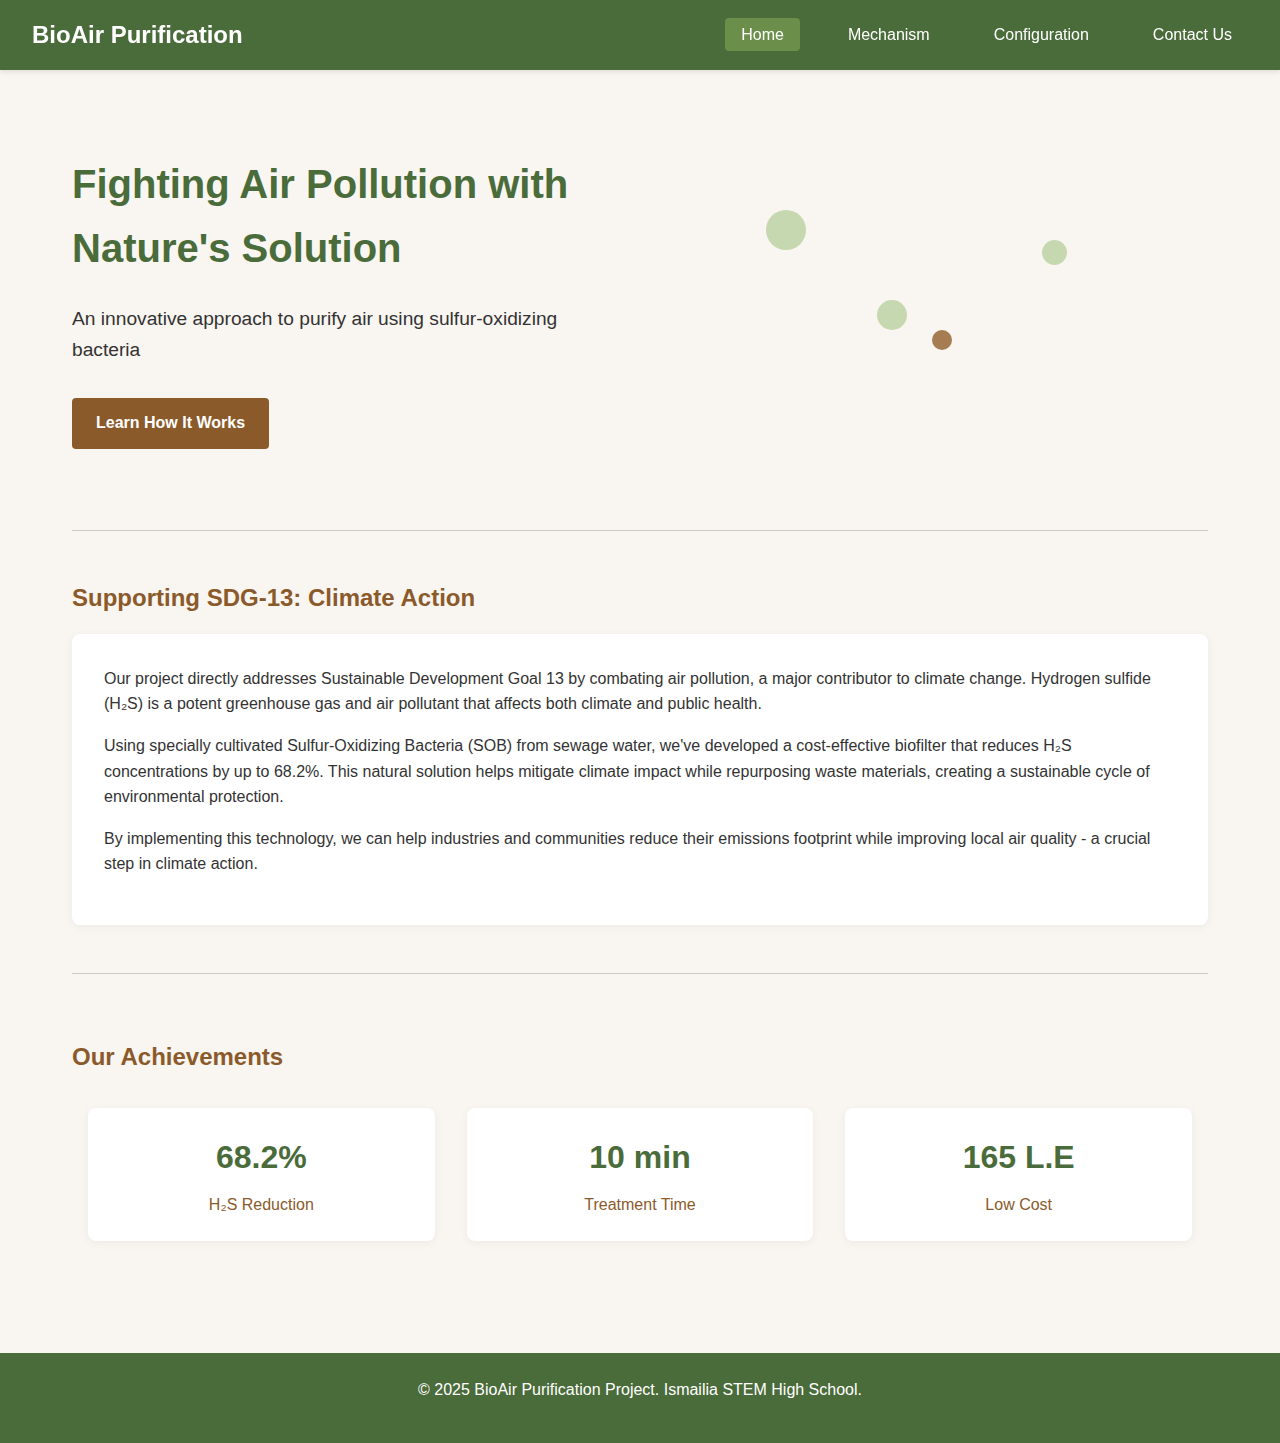
<file: index.html>
<!DOCTYPE html>
<html lang="en">
<head>
    <meta charset="UTF-8">
    <meta name="viewport" content="width=device-width, initial-scale=1.0">
    <title>BioAir Purification | Home</title>
    <link rel="stylesheet" href="style.css">
</head>
<body>
    <header>
        <nav>
            <div class="logo">BioAir Purification</div>
            <ul>
                <li><a href="index.html" class="active">Home</a></li>
                <li><a href="mechanism.html">Mechanism</a></li>
                <li><a href="configuration.html">Configuration</a></li>
                <li><a href="contact.html">Contact Us</a></li>
            </ul>
        </nav>
    </header>

    <main>
        <section class="hero">
            <div class="hero-content">
                <h1>Fighting Air Pollution with Nature's Solution</h1>
                <p>An innovative approach to purify air using sulfur-oxidizing bacteria</p>
                <a href="mechanism.html" class="cta-button">Learn How It Works</a>
            </div>
            <div class="hero-animation">
                <div class="air-bubble"></div>
                <div class="air-bubble"></div>
                <div class="air-bubble"></div>
                <div class="bacteria"></div>
            </div>
        </section>

        <section class="sdg-section">
            <h2>Supporting SDG-13: Climate Action</h2>
            <div class="sdg-content">
                <p>Our project directly addresses Sustainable Development Goal 13 by combating air pollution, a major contributor to climate change. Hydrogen sulfide (H₂S) is a potent greenhouse gas and air pollutant that affects both climate and public health.</p>
                
                <p>Using specially cultivated Sulfur-Oxidizing Bacteria (SOB) from sewage water, we've developed a cost-effective biofilter that reduces H₂S concentrations by up to 68.2%. This natural solution helps mitigate climate impact while repurposing waste materials, creating a sustainable cycle of environmental protection.</p>
                
                <p>By implementing this technology, we can help industries and communities reduce their emissions footprint while improving local air quality - a crucial step in climate action.</p>
            </div>
        </section>

        <section class="results">
            <h2>Our Achievements</h2>
            <div class="stats">
                <div class="stat-item">
                    <div class="stat-value">68.2%</div>
                    <div class="stat-label">H₂S Reduction</div>
                </div>
                <div class="stat-item">
                    <div class="stat-value">10 min</div>
                    <div class="stat-label">Treatment Time</div>
                </div>
                <div class="stat-item">
                    <div class="stat-value">165 L.E</div>
                    <div class="stat-label">Low Cost</div>
                </div>
            </div>
        </section>
    </main>

    <footer>
        <p>&copy; 2025 BioAir Purification Project. Ismailia STEM High School.</p>
    </footer>
</body>
</html>
</file>
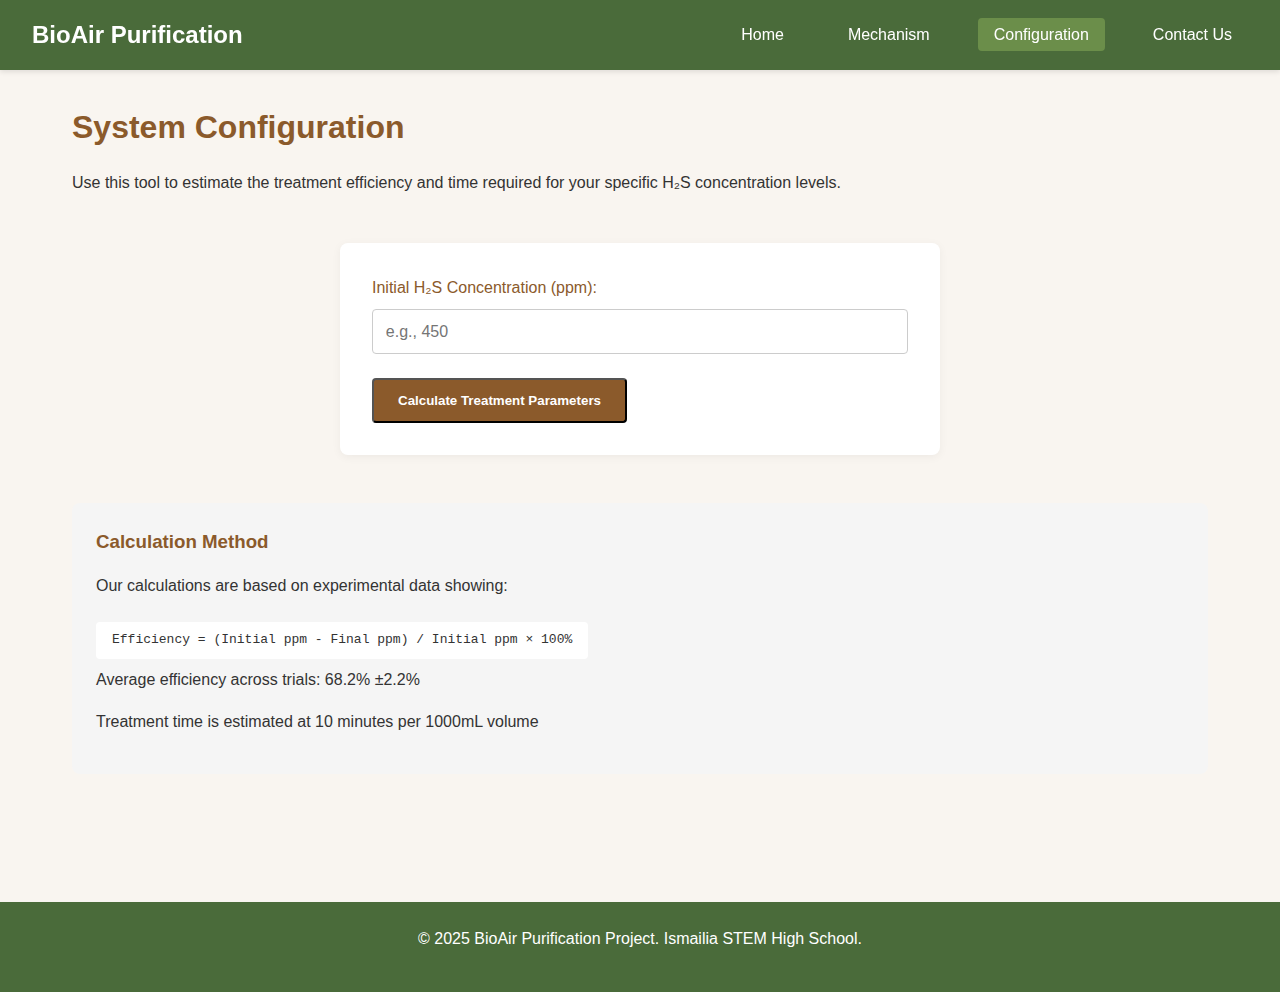
<file: configuration.html>
<!DOCTYPE html>
<html lang="en">
<head>
    <meta charset="UTF-8">
    <meta name="viewport" content="width=device-width, initial-scale=1.0">
    <title>BioAir Purification | Configuration</title>
    <link rel="stylesheet" href="style.css">
</head>
<body>
    <header>
        <nav>
            <div class="logo">BioAir Purification</div>
            <ul>
                <li><a href="index.html">Home</a></li>
                <li><a href="mechanism.html">Mechanism</a></li>
                <li><a href="configuration.html" class="active">Configuration</a></li>
                <li><a href="contact.html">Contact Us</a></li>
            </ul>
        </nav>
    </header>

    <main>
        <section class="config-intro">
            <h1>System Configuration</h1>
            <p>Use this tool to estimate the treatment efficiency and time required for your specific H₂S concentration levels.</p>
        </section>

        <section class="config-form">
            <div class="form-container">
                <div class="input-group">
                    <label for="initial-concentration">Initial H₂S Concentration (ppm):</label>
                    <input type="number" id="initial-concentration" min="0" step="1" placeholder="e.g., 450">
                </div>

                <button id="calculate-btn" class="cta-button">Calculate Treatment Parameters</button>

                <div id="results" class="hidden">
                    <div class="result-item">
                        <span class="result-label">Estimated Treatment Time:</span>
                        <span id="treatment-time" class="result-value">--</span>
                    </div>
                    <div class="result-item">
                        <span class="result-label">Expected Efficiency:</span>
                        <span id="efficiency" class="result-value">--</span>
                    </div>
                    <div class="result-item">
                        <span class="result-label">Start Measuring After:</span>
                        <span id="measure-time" class="result-value">--</span>
                    </div>

                    <div class="final-measurement hidden" id="final-measurement">
                        <div class="input-group">
                            <label for="final-concentration">Final H₂S Concentration (ppm):</label>
                            <input type="number" id="final-concentration" min="0" step="1">
                        </div>
                        <button id="check-btn" class="cta-button">Check Results</button>
                    </div>
                </div>

                <div id="success-message" class="message hidden success">
                    <h3>Congratulations!</h3>
                    <p>Your air treatment was successful with an efficiency of <span id="actual-efficiency">--</span>%.</p>
                    <p>This meets our target of 20% minimum reduction.</p>
                </div>

                <div id="fail-message" class="message hidden fail">
                    <h3>Treatment Incomplete</h3>
                    <p>Your achieved efficiency was <span id="failed-efficiency">--</span>%.</p>
                    <p>Please check your system and try again. Consider:</p>
                    <ul>
                        <li>Extending treatment time</li>
                        <li>Checking bacterial health</li>
                        <li>Ensuring proper airflow</li>
                    </ul>
                    <button id="try-again-btn" class="cta-button">Try Again</button>
                </div>
            </div>

            <div class="formula-info">
                <h3>Calculation Method</h3>
                <p>Our calculations are based on experimental data showing:</p>
                <p class="formula">Efficiency = (Initial ppm - Final ppm) / Initial ppm × 100%</p>
                <p>Average efficiency across trials: 68.2% ±2.2%</p>
                <p>Treatment time is estimated at 10 minutes per 1000mL volume</p>
            </div>
        </section>
    </main>

    <footer>
        <p>&copy; 2025 BioAir Purification Project. Ismailia STEM High School.</p>
    </footer>

    <script>
        document.getElementById('calculate-btn').addEventListener('click', function() {
            const initialPpm = parseFloat(document.getElementById('initial-concentration').value);
            
            if (initialPpm && initialPpm > 0) {
                // Show results section
                document.getElementById('results').classList.remove('hidden');
                
                // Calculate values (based on experimental data)
                const efficiency = 68.2; // Average from experiments
                const treatmentTime = 10; // Minutes (from experiments)
                
                // Update results
                document.getElementById('treatment-time').textContent = treatmentTime + ' minutes';
                document.getElementById('efficiency').textContent = efficiency.toFixed(1) + '%';
                document.getElementById('measure-time').textContent = treatmentTime + ' minutes after start';
                
                // Show final measurement input
                document.getElementById('final-measurement').classList.remove('hidden');
                
                // Hide any previous messages
                document.getElementById('success-message').classList.add('hidden');
                document.getElementById('fail-message').classList.add('hidden');
            } else {
                alert('Please enter a valid initial concentration value');
            }
        });
        
        document.getElementById('check-btn').addEventListener('click', function() {
            const initialPpm = parseFloat(document.getElementById('initial-concentration').value);
            const finalPpm = parseFloat(document.getElementById('final-concentration').value);
            
            if (finalPpm && finalPpm >= 0 && finalPpm < initialPpm) {
                const efficiency = ((initialPpm - finalPpm) / initialPpm) * 100;
                
                if (efficiency >= 20) { // Success if meets minimum 20% reduction
                    document.getElementById('actual-efficiency').textContent = efficiency.toFixed(1);
                    document.getElementById('success-message').classList.remove('hidden');
                    document.getElementById('fail-message').classList.add('hidden');
                } else {
                    document.getElementById('failed-efficiency').textContent = efficiency.toFixed(1);
                    document.getElementById('fail-message').classList.remove('hidden');
                    document.getElementById('success-message').classList.add('hidden');
                }
            } else {
                alert('Please enter a valid final concentration that is less than the initial concentration');
            }
        });
        
        document.getElementById('try-again-btn').addEventListener('click', function() {
            document.getElementById('final-concentration').value = '';
            document.getElementById('fail-message').classList.add('hidden');
        });
    </script>
</body>
</html>
</file>
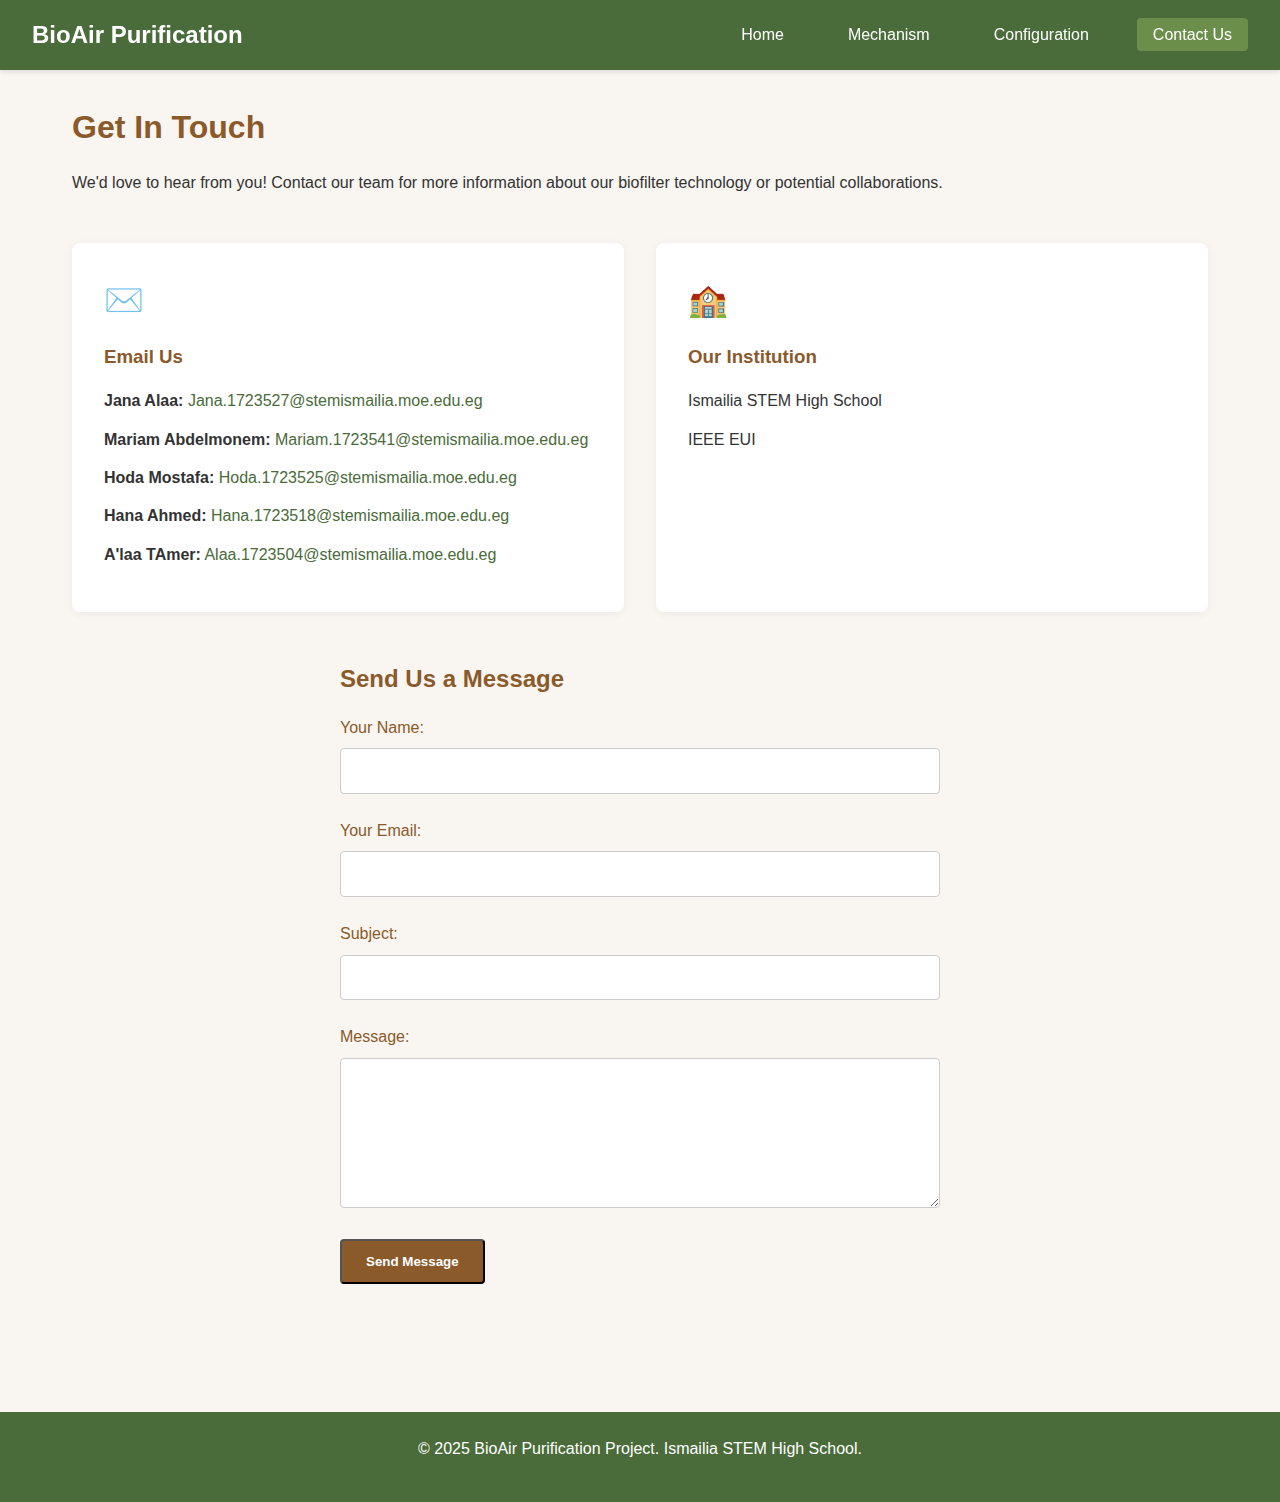
<file: contact.html>
<!DOCTYPE html>
<html lang="en">
<head>
    <meta charset="UTF-8">
    <meta name="viewport" content="width=device-width, initial-scale=1.0">
    <title>BioAir Purification | Contact</title>
    <link rel="stylesheet" href="style.css">
</head>
<body>
    <header>
        <nav>
            <div class="logo">BioAir Purification</div>
            <ul>
                <li><a href="index.html">Home</a></li>
                <li><a href="mechanism.html">Mechanism</a></li>
                <li><a href="configuration.html">Configuration</a></li>
                <li><a href="contact.html" class="active">Contact Us</a></li>
            </ul>
        </nav>
    </header>

    <main>
        <section class="contact-intro">
            <h1>Get In Touch</h1>
            <p>We'd love to hear from you! Contact our team for more information about our biofilter technology or potential collaborations.</p>
        </section>

        <section class="contact-methods">
            <div class="contact-card">
                <div class="contact-icon">✉️</div>
                <h3>Email Us</h3>
                <div class="contact-details">
                    <p><strong>Jana Alaa:</strong> <a href="mailto:Jana.1723527@stemismailia.moe.edu.eg">Jana.1723527@stemismailia.moe.edu.eg</a></p>
                    <p><strong>Mariam Abdelmonem:</strong> <a href="mailto:Mariam.1723541@stemismailia.moe.edu.eg">Mariam.1723541@stemismailia.moe.edu.eg</a></p>
                    <p><strong>Hoda Mostafa:</strong> <a href="mailto:Hoda.1723525@stemismailia.moe.edu.eg">Hoda.1723525@stemismailia.moe.edu.eg</a></p>
                    <p><strong>Hana Ahmed:</strong> <a href="mailto:Hana.1723518@stemismailia.moe.edu.eg">Hana.1723518@stemismailia.moe.edu.eg</a></p>
                    <p><strong>A'laa TAmer:</strong> <a href="mailto:Alaa.1723504@stemismailia.moe.edu.eg ">Alaa.1723504@stemismailia.moe.edu.eg </a></p>
                </div>
            </div>

            <div class="contact-card">
                <div class="contact-icon">🏫</div>
                <h3>Our Institution</h3>
                <div class="contact-details">
                    <p>Ismailia STEM High School</p>
                    <p>IEEE EUI</p>
                </div>
            </div>
        </section>

        <section class="contact-form">
            <h2>Send Us a Message</h2>
            <form id="message-form">
                <div class="form-group">
                    <label for="name">Your Name:</label>
                    <input type="text" id="name" required>
                </div>
                <div class="form-group">
                    <label for="email">Your Email:</label>
                    <input type="email" id="email" required>
                </div>
                <div class="form-group">
                    <label for="subject">Subject:</label>
                    <input type="text" id="subject" required>
                </div>
                <div class="form-group">
                    <label for="message">Message:</label>
                    <textarea id="message" rows="5" required></textarea>
                </div>
                <button type="submit" class="cta-button">Send Message</button>
            </form>
        </section>
    </main>

    <footer>
        <p>&copy; 2025 BioAir Purification Project. Ismailia STEM High School.</p>
    </footer>

    <script>
        document.getElementById('message-form').addEventListener('submit', function(e) {
            e.preventDefault();
            alert('Thank you for your message! We will get back to you soon.');
            this.reset();
        });
    </script>
</body>
</html>
</file>
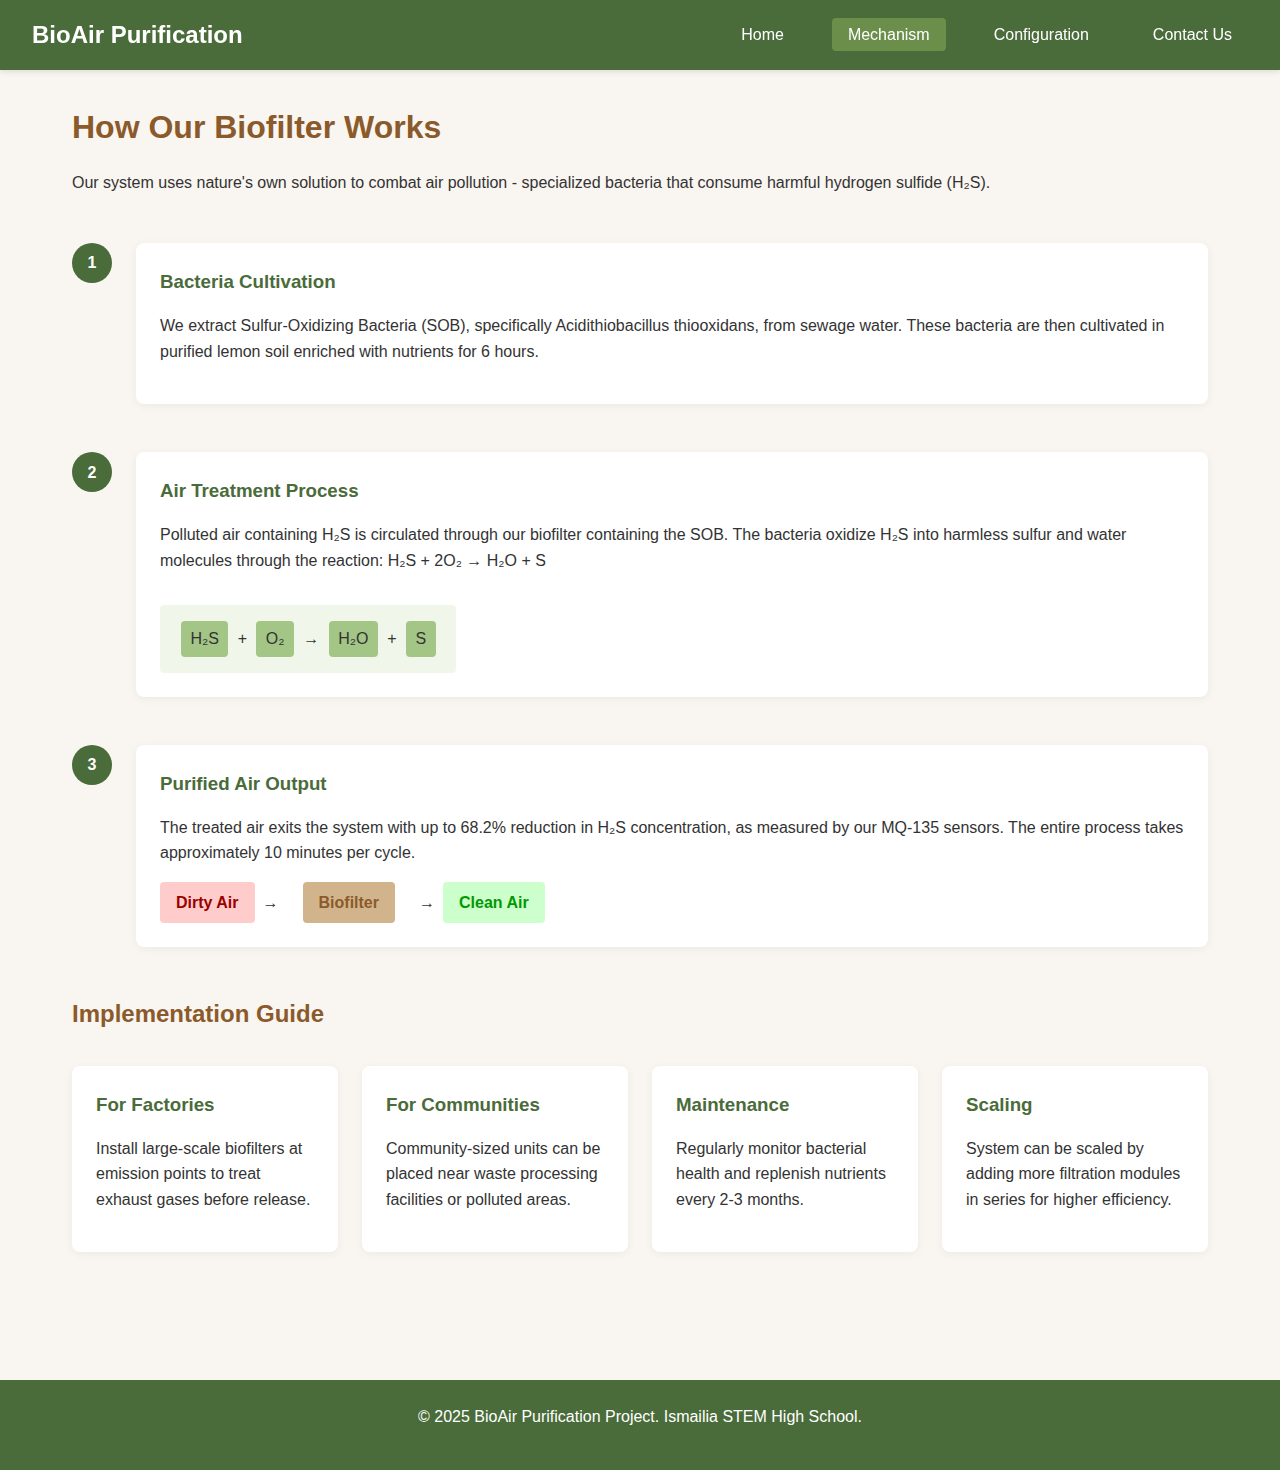
<file: mechanism.html>
<!DOCTYPE html>
<html lang="en">
<head>
    <meta charset="UTF-8">
    <meta name="viewport" content="width=device-width, initial-scale=1.0">
    <title>BioAir Purification | Mechanism</title>
    <link rel="stylesheet" href="style.css">
</head>
<body>
    <header>
        <nav>
            <div class="logo">BioAir Purification</div>
            <ul>
                <li><a href="index.html">Home</a></li>
                <li><a href="mechanism.html" class="active">Mechanism</a></li>
                <li><a href="configuration.html">Configuration</a></li>
                <li><a href="contact.html">Contact Us</a></li>
            </ul>
        </nav>
    </header>

    <main>
        <section class="mechanism-intro">
            <h1>How Our Biofilter Works</h1>
            <p>Our system uses nature's own solution to combat air pollution - specialized bacteria that consume harmful hydrogen sulfide (H₂S).</p>
        </section>

        <section class="process-steps">
            <div class="step">
                <div class="step-number">1</div>
                <div class="step-content">
                    <h3>Bacteria Cultivation</h3>
                    <p>We extract Sulfur-Oxidizing Bacteria (SOB), specifically Acidithiobacillus thiooxidans, from sewage water. These bacteria are then cultivated in purified lemon soil enriched with nutrients for 6 hours.</p>
                    <div class="bacteria-animation"></div>
                </div>
            </div>

            <div class="step">
                <div class="step-number">2</div>
                <div class="step-content">
                    <h3>Air Treatment Process</h3>
                    <p>Polluted air containing H₂S is circulated through our biofilter containing the SOB. The bacteria oxidize H₂S into harmless sulfur and water molecules through the reaction: H₂S + 2O₂ → H₂O + S</p>
                    <div class="reaction-animation">
                        <span class="molecule">H₂S</span> + 
                        <span class="molecule">O₂</span> → 
                        <span class="molecule">H₂O</span> + 
                        <span class="molecule">S</span>
                    </div>
                </div>
            </div>

            <div class="step">
                <div class="step-number">3</div>
                <div class="step-content">
                    <h3>Purified Air Output</h3>
                    <p>The treated air exits the system with up to 68.2% reduction in H₂S concentration, as measured by our MQ-135 sensors. The entire process takes approximately 10 minutes per cycle.</p>
                    <div class="airflow-animation">
                        <div class="dirty-air">Dirty Air</div>
                        <div class="arrow">→</div>
                        <div class="filter">Biofilter</div>
                        <div class="arrow">→</div>
                        <div class="clean-air">Clean Air</div>
                    </div>
                </div>
            </div>
        </section>

        <section class="implementation">
            <h2>Implementation Guide</h2>
            <div class="implementation-grid">
                <div class="implementation-item">
                    <h3>For Factories</h3>
                    <p>Install large-scale biofilters at emission points to treat exhaust gases before release.</p>
                </div>
                <div class="implementation-item">
                    <h3>For Communities</h3>
                    <p>Community-sized units can be placed near waste processing facilities or polluted areas.</p>
                </div>
                <div class="implementation-item">
                    <h3>Maintenance</h3>
                    <p>Regularly monitor bacterial health and replenish nutrients every 2-3 months.</p>
                </div>
                <div class="implementation-item">
                    <h3>Scaling</h3>
                    <p>System can be scaled by adding more filtration modules in series for higher efficiency.</p>
                </div>
            </div>
        </section>
    </main>

    <footer>
        <p>&copy; 2025 BioAir Purification Project. Ismailia STEM High School.</p>
    </footer>
</body>
</html>
</file>
<file: style.css>
/* Global Styles */
:root {
    --primary-green: #4a6b3a;
    --secondary-green: #6b8e4a;
    --light-green: #a3c586;
    --primary-brown: #8b5a2b;
    --secondary-brown: #a67c52;
    --light-brown: #d2b48c;
    --white: #ffffff;
    --black: #333333;
    --gray: #cccccc;
}

* {
    margin: 0;
    padding: 0;
    box-sizing: border-box;
    font-family: 'Segoe UI', Tahoma, Geneva, Verdana, sans-serif;
}

body {
    background-color: #f9f5f0;
    color: var(--black);
    line-height: 1.6;
}

/* Header & Navigation */
header {
    background-color: var(--primary-green);
    padding: 1rem 2rem;
    box-shadow: 0 2px 5px rgba(0,0,0,0.1);
    position: sticky;
    top: 0;
    z-index: 100;
}

nav {
    display: flex;
    justify-content: space-between;
    align-items: center;
}

.logo {
    color: var(--white);
    font-size: 1.5rem;
    font-weight: bold;
}

nav ul {
    display: flex;
    list-style: none;
}

nav ul li {
    margin-left: 2rem;
}

nav ul li a {
    color: var(--white);
    text-decoration: none;
    font-weight: 500;
    transition: color 0.3s;
    padding: 0.5rem 1rem;
    border-radius: 4px;
}

nav ul li a:hover {
    color: var(--light-green);
    background-color: rgba(255,255,255,0.1);
}

nav ul li a.active {
    background-color: var(--secondary-green);
}

/* Main Content */
main {
    padding: 2rem;
    max-width: 1200px;
    margin: 0 auto;
}

h1, h2, h3 {
    color: var(--primary-brown);
    margin-bottom: 1rem;
}

p {
    margin-bottom: 1rem;
}

/* Hero Section */
.hero {
    display: flex;
    align-items: center;
    justify-content: space-between;
    padding: 3rem 0;
    gap: 2rem;
}

.hero-content {
    flex: 1;
}

.hero h1 {
    font-size: 2.5rem;
    color: var(--primary-green);
    margin-bottom: 1.5rem;
}

.hero p {
    font-size: 1.2rem;
    margin-bottom: 2rem;
}

.cta-button {
    display: inline-block;
    background-color: var(--primary-brown);
    color: var(--white);
    padding: 0.8rem 1.5rem;
    border-radius: 4px;
    text-decoration: none;
    font-weight: bold;
    transition: background-color 0.3s;
}

.cta-button:hover {
    background-color: var(--secondary-brown);
}

.hero-animation {
    flex: 1;
    position: relative;
    height: 300px;
}

.air-bubble {
    position: absolute;
    background-color: rgba(163, 197, 134, 0.6);
    border-radius: 50%;
    animation: float 5s infinite ease-in-out;
}

.air-bubble:nth-child(1) {
    width: 40px;
    height: 40px;
    top: 20%;
    left: 20%;
    animation-delay: 0s;
}

.air-bubble:nth-child(2) {
    width: 30px;
    height: 30px;
    top: 50%;
    left: 40%;
    animation-delay: 1s;
}

.air-bubble:nth-child(3) {
    width: 25px;
    height: 25px;
    top: 30%;
    left: 70%;
    animation-delay: 2s;
}

.bacteria {
    position: absolute;
    width: 20px;
    height: 20px;
    background-color: var(--secondary-brown);
    border-radius: 50%;
    top: 60%;
    left: 50%;
    animation: pulse 2s infinite alternate;
}

@keyframes float {
    0%, 100% {
        transform: translateY(0) translateX(0);
    }
    50% {
        transform: translateY(-20px) translateX(10px);
    }
}

@keyframes pulse {
    0% {
        transform: scale(1);
    }
    100% {
        transform: scale(1.2);
    }
}

/* SDG Section */
.sdg-section {
    padding: 3rem 0;
    border-top: 1px solid var(--gray);
    border-bottom: 1px solid var(--gray);
    margin: 2rem 0;
}

.sdg-content {
    background-color: var(--white);
    padding: 2rem;
    border-radius: 8px;
    box-shadow: 0 2px 10px rgba(0,0,0,0.05);
}

/* Results Section */
.results {
    padding: 2rem 0;
}

.stats {
    display: flex;
    justify-content: space-around;
    margin-top: 2rem;
}

.stat-item {
    text-align: center;
    background-color: var(--white);
    padding: 1.5rem;
    border-radius: 8px;
    box-shadow: 0 2px 10px rgba(0,0,0,0.05);
    flex: 1;
    margin: 0 1rem;
    transition: transform 0.3s;
}

.stat-item:hover {
    transform: translateY(-5px);
}

.stat-value {
    font-size: 2rem;
    font-weight: bold;
    color: var(--primary-green);
    display: block;
    margin-bottom: 0.5rem;
}

.stat-label {
    color: var(--primary-brown);
    font-weight: 500;
}

/* Mechanism Page Styles */
.process-steps {
    margin: 3rem 0;
}

.step {
    display: flex;
    margin-bottom: 3rem;
    align-items: flex-start;
}

.step-number {
    background-color: var(--primary-green);
    color: var(--white);
    width: 40px;
    height: 40px;
    border-radius: 50%;
    display: flex;
    justify-content: center;
    align-items: center;
    font-weight: bold;
    margin-right: 1.5rem;
    flex-shrink: 0;
}

.step-content {
    flex: 1;
    background-color: var(--white);
    padding: 1.5rem;
    border-radius: 8px;
    box-shadow: 0 2px 10px rgba(0,0,0,0.05);
}

.step h3 {
    color: var(--primary-green);
    margin-bottom: 1rem;
}

.reaction-animation {
    margin-top: 1rem;
    padding: 1rem;
    background-color: #f0f7ea;
    border-radius: 4px;
    display: inline-block;
}

.molecule {
    display: inline-block;
    padding: 0.3rem 0.6rem;
    background-color: var(--light-green);
    border-radius: 4px;
    margin: 0 0.3rem;
    animation: molecule-pulse 2s infinite;
}

@keyframes molecule-pulse {
    0%, 100% {
        transform: scale(1);
    }
    50% {
        transform: scale(1.05);
    }
}

.airflow-animation {
    display: flex;
    align-items: center;
    margin-top: 1rem;
}

.dirty-air, .clean-air, .filter {
    padding: 0.5rem 1rem;
    border-radius: 4px;
    font-weight: bold;
}

.dirty-air {
    background-color: #ffcccc;
    color: #990000;
}

.clean-air {
    background-color: #ccffcc;
    color: #009900;
}

.filter {
    background-color: var(--light-brown);
    color: var(--primary-brown);
    margin: 0 1rem;
}

.arrow {
    margin: 0 0.5rem;
    animation: arrow-bounce 1s infinite;
}

@keyframes arrow-bounce {
    0%, 100% {
        transform: translateX(0);
    }
    50% {
        transform: translateX(5px);
    }
}

.implementation {
    margin: 3rem 0;
}

.implementation-grid {
    display: grid;
    grid-template-columns: repeat(auto-fit, minmax(250px, 1fr));
    gap: 1.5rem;
    margin-top: 2rem;
}

.implementation-item {
    background-color: var(--white);
    padding: 1.5rem;
    border-radius: 8px;
    box-shadow: 0 2px 10px rgba(0,0,0,0.05);
    transition: transform 0.3s;
}

.implementation-item:hover {
    transform: translateY(-5px);
}

.implementation-item h3 {
    color: var(--primary-green);
    margin-bottom: 1rem;
}

/* Configuration Page Styles */
.config-form {
    margin: 3rem 0;
}

.form-container {
    background-color: var(--white);
    padding: 2rem;
    border-radius: 8px;
    box-shadow: 0 2px 10px rgba(0,0,0,0.05);
    max-width: 600px;
    margin: 0 auto;
}

.input-group {
    margin-bottom: 1.5rem;
}

.input-group label {
    display: block;
    margin-bottom: 0.5rem;
    font-weight: 500;
    color: var(--primary-brown);
}

.input-group input {
    width: 100%;
    padding: 0.8rem;
    border: 1px solid var(--gray);
    border-radius: 4px;
    font-size: 1rem;
}

.results {
    margin-top: 2rem;
}

.result-item {
    display: flex;
    justify-content: space-between;
    margin-bottom: 1rem;
    padding-bottom: 1rem;
    border-bottom: 1px solid var(--gray);
}

.result-label {
    font-weight: 500;
    color: var(--primary-brown);
}

.result-value {
    font-weight: bold;
    color: var(--primary-green);
}

.hidden {
    display: none;
}

.message {
    padding: 1.5rem;
    border-radius: 4px;
    margin-top: 2rem;
}

.success {
    background-color: #e6ffed;
    border: 1px solid #a3ffb3;
    color: #006622;
}

.fail {
    background-color: #ffebeb;
    border: 1px solid #ffb3b3;
    color: #990000;
}

.formula-info {
    margin-top: 3rem;
    padding: 1.5rem;
    background-color: #f5f5f5;
    border-radius: 8px;
}

.formula {
    font-family: monospace;
    background-color: var(--white);
    padding: 0.5rem 1rem;
    display: inline-block;
    margin: 0.5rem 0;
    border-radius: 4px;
}

/* Contact Page Styles */
.contact-methods {
    display: grid;
    grid-template-columns: repeat(auto-fit, minmax(300px, 1fr));
    gap: 2rem;
    margin: 3rem 0;
}

.contact-card {
    background-color: var(--white);
    padding: 2rem;
    border-radius: 8px;
    box-shadow: 0 2px 10px rgba(0,0,0,0.05);
    transition: transform 0.3s;
}

.contact-card:hover {
    transform: translateY(-5px);
}

.contact-icon {
    font-size: 2rem;
    margin-bottom: 1rem;
}

.contact-details {
    margin-top: 1rem;
}

.contact-details p {
    margin-bottom: 0.8rem;
}

.contact-details a {
    color: var(--primary-green);
    text-decoration: none;
}

.contact-details a:hover {
    text-decoration: underline;
}

.contact-form {
    margin: 3rem auto;
    max-width: 600px;
}

.form-group {
    margin-bottom: 1.5rem;
}

.form-group label {
    display: block;
    margin-bottom: 0.5rem;
    font-weight: 500;
    color: var(--primary-brown);
}

.form-group input,
.form-group textarea {
    width: 100%;
    padding: 0.8rem;
    border: 1px solid var(--gray);
    border-radius: 4px;
    font-size: 1rem;
}

.form-group textarea {
    resize: vertical;
    min-height: 150px;
}

/* Footer */
footer {
    background-color: var(--primary-green);
    color: var(--white);
    text-align: center;
    padding: 1.5rem;
    margin-top: 3rem;
}

/* Responsive Design */
@media (max-width: 768px) {
    .hero {
        flex-direction: column;
        text-align: center;
    }
    
    nav ul {
        display: none;
    }
    
    .stats {
        flex-direction: column;
    }
    
    .stat-item {
        margin: 0.5rem 0;
    }
}
</file>
